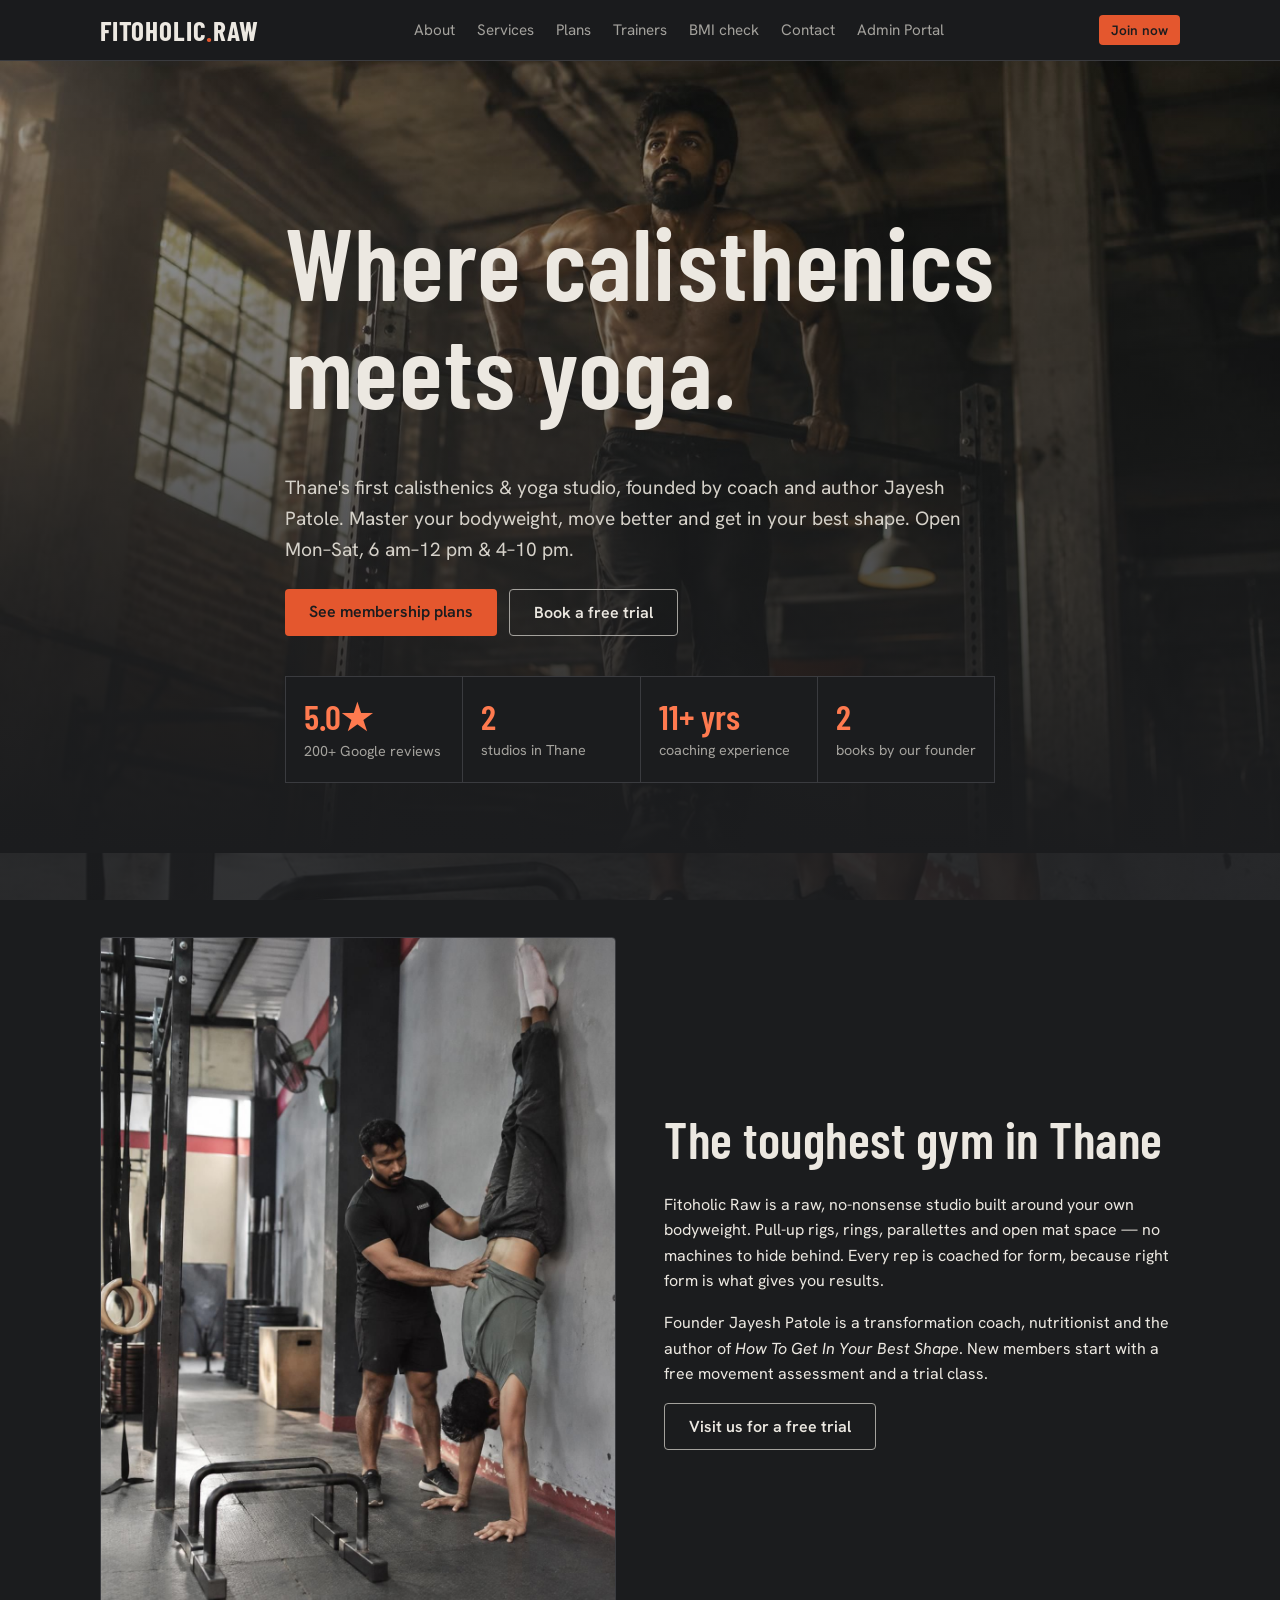
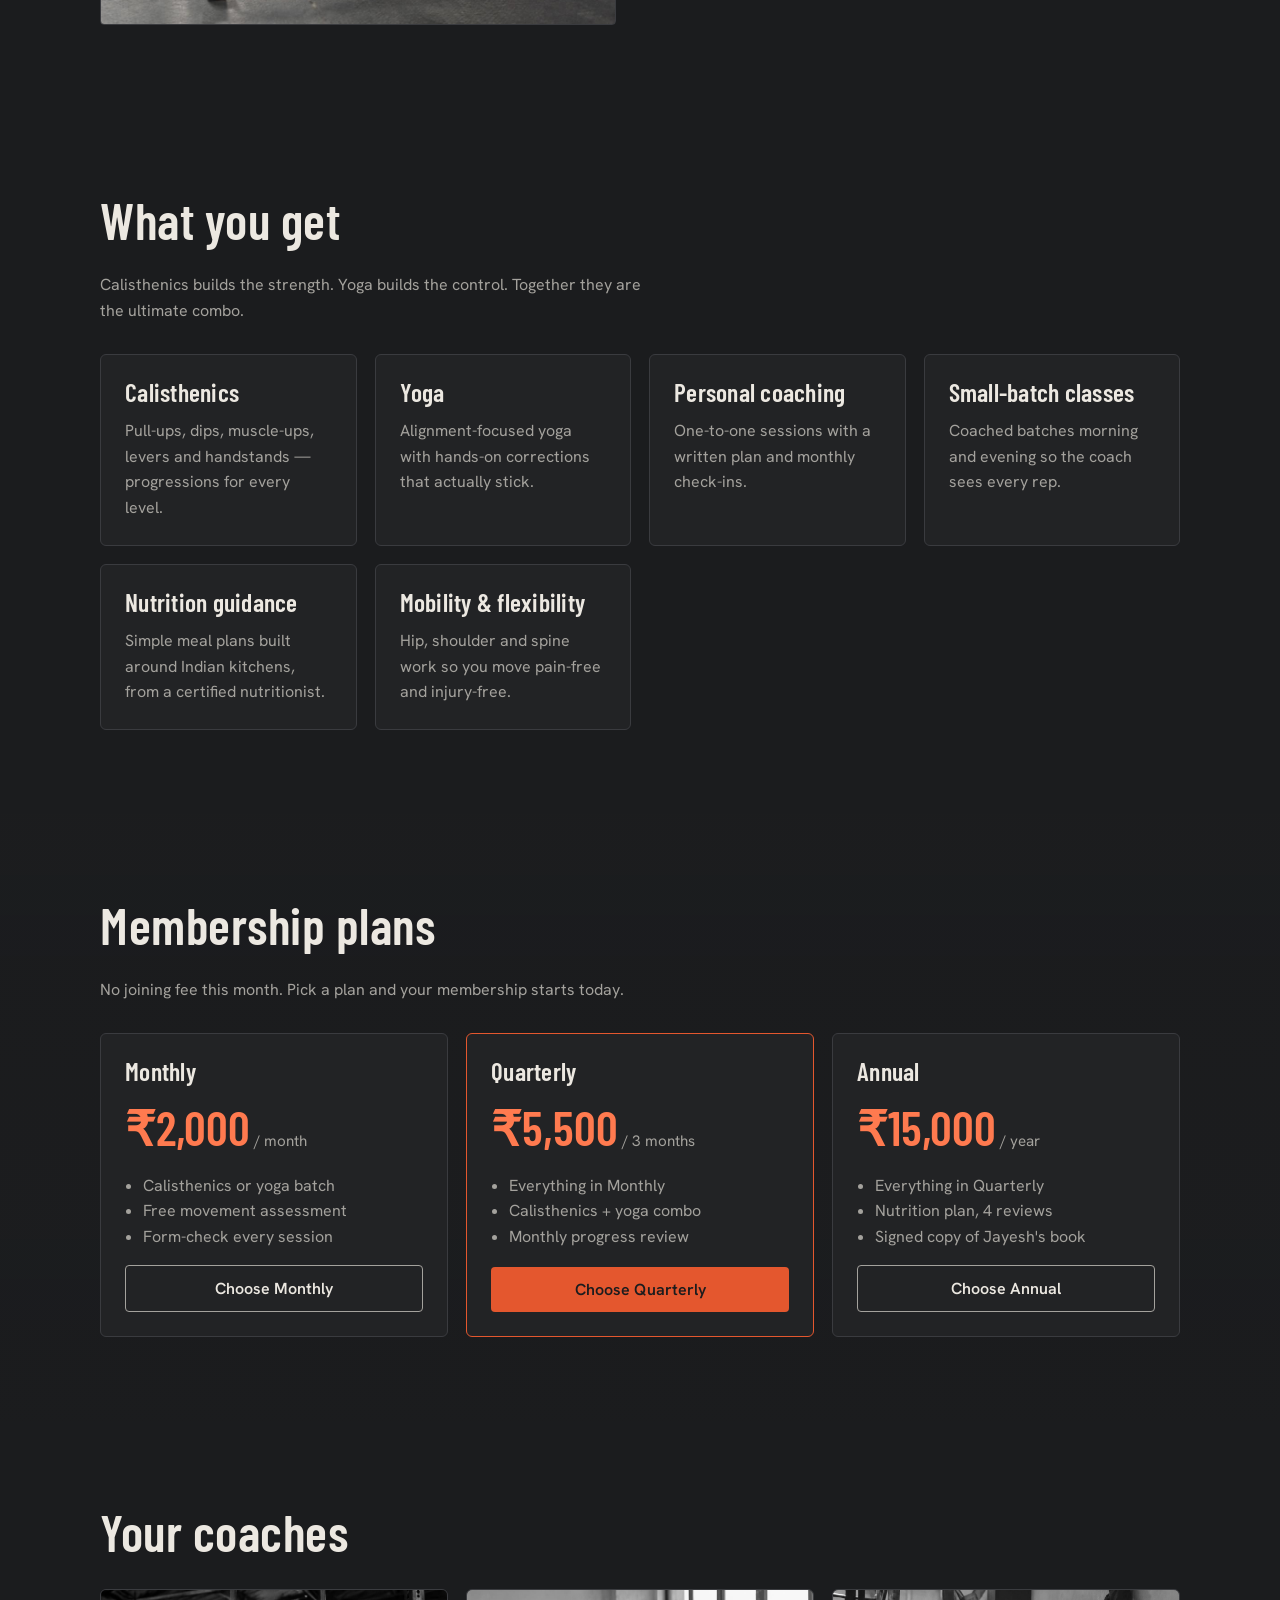
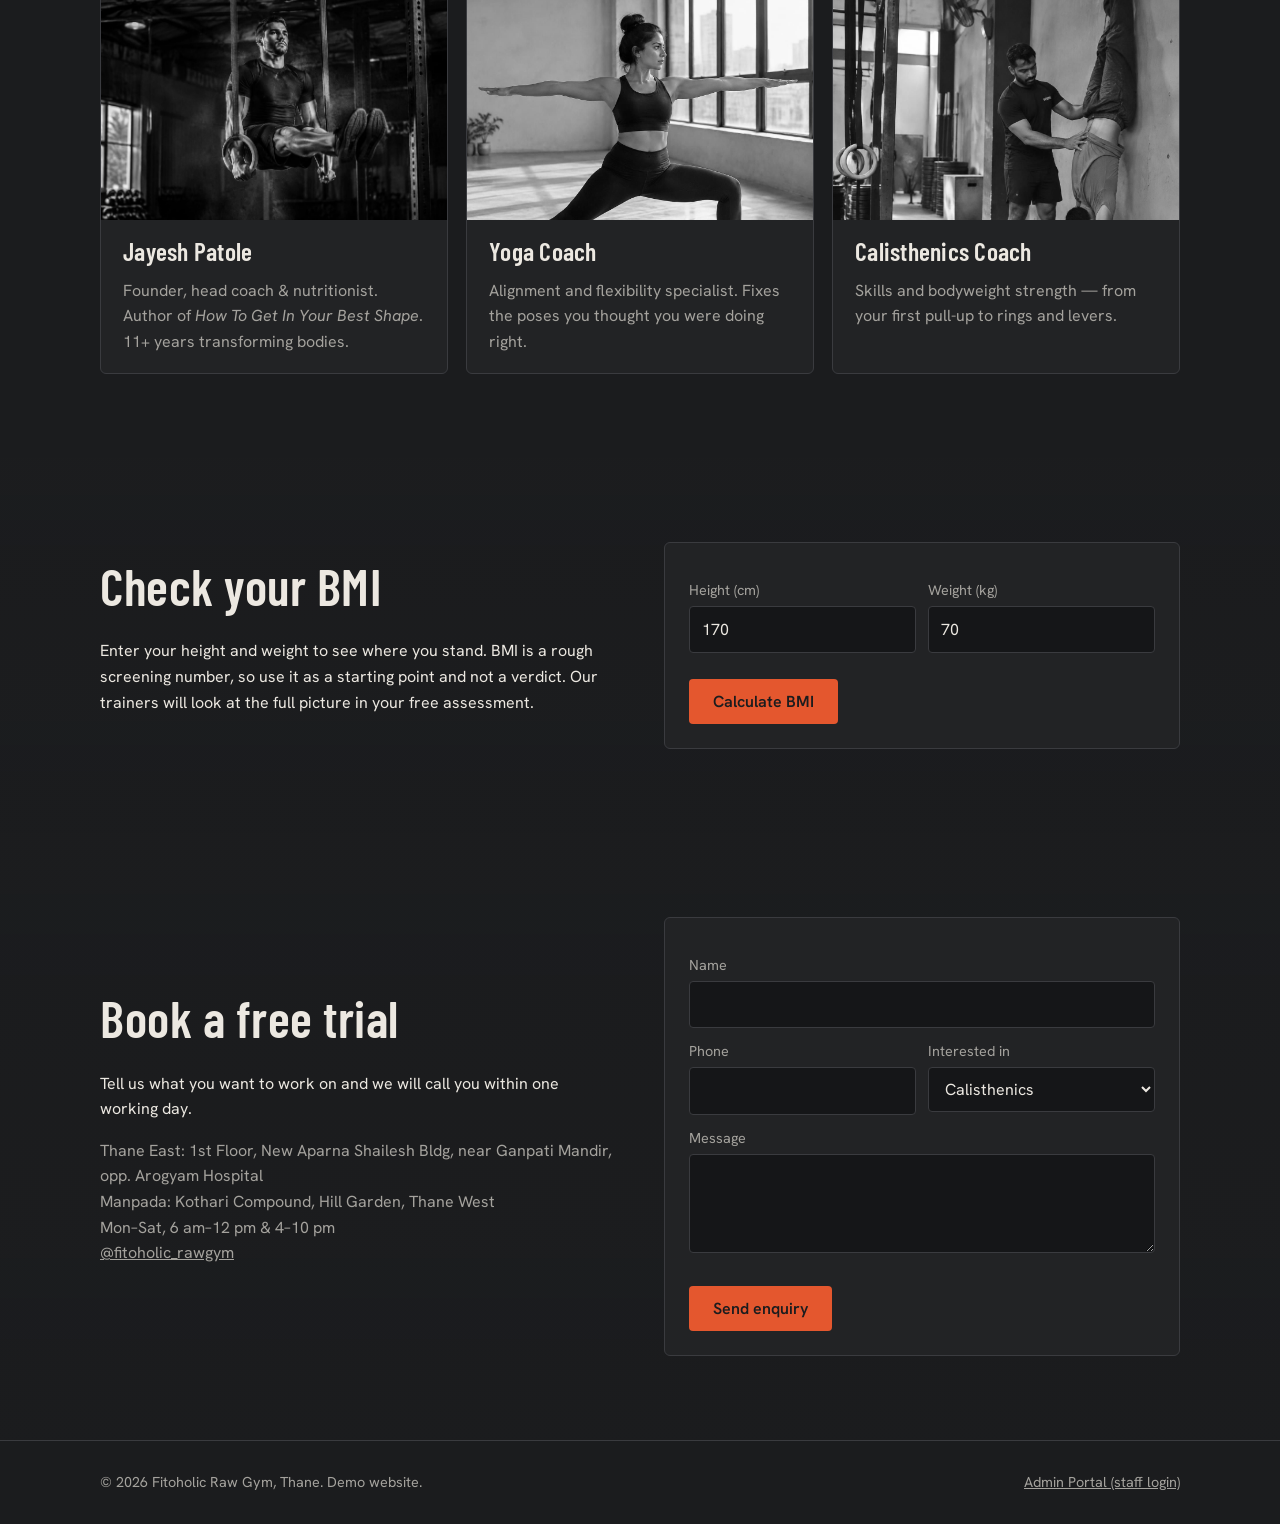
<file: index.html>
<!DOCTYPE html><html lang="en"><head><meta charset="utf-8"><title>Fitoholic Raw Gym | Calisthenics x Yoga in Thane</title>
<meta name="description" content="Fitoholic Raw by Jayesh Patole — Thane's first calisthenics and yoga studio. Bodyweight strength, mobility and coaching.">
<meta name="viewport" content="width=device-width, initial-scale=1, viewport-fit=cover">
<link href="https://fonts.googleapis.com/css2?family=Barlow+Condensed:wght@500;600;700&family=Hanken+Grotesk:wght@400;500;600&display=swap" rel="stylesheet">
<link rel="stylesheet" href="style.css"></head><body>
<div id="site">
<nav><div class="wrap"><a class="logo" href="#top">FITOHOLIC<b>.</b>RAW</a>
<ul><li><a href="#about">About</a></li><li><a href="#services">Services</a></li><li><a href="#plans">Plans</a></li><li><a href="#trainers">Trainers</a></li><li><a href="#bmi">BMI check</a></li><li><a href="#contact">Contact</a></li><li><a href="admin.html">Admin Portal</a></li></ul>
<a class="btn sm" href="#plans">Join now</a></div></nav>

<header class="hero" id="top"><div class="wrap">
<h1>Where calisthenics<br>meets yoga.</h1>
<p>Thane's first calisthenics &amp; yoga studio, founded by coach and author Jayesh Patole. Master your bodyweight, move better and get in your best shape. Open Mon–Sat, 6 am–12 pm &amp; 4–10 pm.</p>
<div class="row"><a class="btn" href="#plans">See membership plans</a><a class="btn ghost" href="#contact">Book a free trial</a></div>
<div class="stats"><div><b>5.0★</b><span>200+ Google reviews</span></div><div><b>2</b><span>studios in Thane</span></div><div><b>11+ yrs</b><span>coaching experience</span></div><div><b>2</b><span>books by our founder</span></div></div>
</div></header>

<section id="about" class="bg" style="--b:var(--i1)"><div class="wrap split">
<div class="photo" style="--p:var(--i1)"></div>
<div><h2>The toughest gym in Thane</h2>
<p>Fitoholic Raw is a raw, no-nonsense studio built around your own bodyweight. Pull-up rigs, rings, parallettes and open mat space — no machines to hide behind. Every rep is coached for form, because right form is what gives you results.</p>
<p>Founder Jayesh Patole is a transformation coach, nutritionist and the author of <i>How To Get In Your Best Shape</i>. New members start with a free movement assessment and a trial class.</p>
<a class="btn ghost" href="#contact">Visit us for a free trial</a></div></div></section>

<section id="services" class="bg" style="--b:var(--i4)"><div class="wrap"><h2>What you get</h2>
<p style="color:var(--mute)">Calisthenics builds the strength. Yoga builds the control. Together they are the ultimate combo.</p>
<div class="grid">
<div class="card"><h3>Calisthenics</h3><p>Pull-ups, dips, muscle-ups, levers and handstands — progressions for every level.</p></div>
<div class="card"><h3>Yoga</h3><p>Alignment-focused yoga with hands-on corrections that actually stick.</p></div>
<div class="card"><h3>Personal coaching</h3><p>One-to-one sessions with a written plan and monthly check-ins.</p></div>
<div class="card"><h3>Small-batch classes</h3><p>Coached batches morning and evening so the coach sees every rep.</p></div>
<div class="card"><h3>Nutrition guidance</h3><p>Simple meal plans built around Indian kitchens, from a certified nutritionist.</p></div>
<div class="card"><h3>Mobility &amp; flexibility</h3><p>Hip, shoulder and spine work so you move pain-free and injury-free.</p></div></div></div></section>

<section id="plans" class="bg" style="--b:var(--i2)"><div class="wrap"><h2>Membership plans</h2>
<p style="color:var(--mute)">No joining fee this month. Pick a plan and your membership starts today.</p>
<div class="grid">
<div class="card plan"><h3>Monthly</h3><div class="pr">₹2,000<small> / month</small></div><ul><li>Calisthenics or yoga batch</li><li>Free movement assessment</li><li>Form-check every session</li></ul><button class="btn ghost" data-plan="Monthly">Choose Monthly</button></div>
<div class="card plan best"><h3>Quarterly</h3><div class="pr">₹5,500<small> / 3 months</small></div><ul><li>Everything in Monthly</li><li>Calisthenics + yoga combo</li><li>Monthly progress review</li></ul><button class="btn" data-plan="Quarterly">Choose Quarterly</button></div>
<div class="card plan"><h3>Annual</h3><div class="pr">₹15,000<small> / year</small></div><ul><li>Everything in Quarterly</li><li>Nutrition plan, 4 reviews</li><li>Signed copy of Jayesh's book</li></ul><button class="btn ghost" data-plan="Annual">Choose Annual</button></div></div></div></section>

<section id="trainers" class="bg" style="--b:var(--i3)"><div class="wrap"><h2>Your coaches</h2>
<div class="grid">
<div class="card tr"><div class="ph" style="--p:var(--i3)"></div><div class="t"><h3>Jayesh Patole</h3><p>Founder, head coach &amp; nutritionist. Author of <i>How To Get In Your Best Shape</i>. 11+ years transforming bodies.</p></div></div>
<div class="card tr"><div class="ph c" style="--p:var(--i2)"></div><div class="t"><h3>Yoga Coach</h3><p>Alignment and flexibility specialist. Fixes the poses you thought you were doing right.</p></div></div>
<div class="card tr"><div class="ph c" style="--p:var(--i1)"></div><div class="t"><h3>Calisthenics Coach</h3><p>Skills and bodyweight strength — from your first pull-up to rings and levers.</p></div></div></div></div></section>

<section id="bmi" class="bg" style="--b:var(--i4)"><div class="wrap split"><div><h2>Check your BMI</h2>
<p>Enter your height and weight to see where you stand. BMI is a rough screening number, so use it as a starting point and not a verdict. Our trainers will look at the full picture in your free assessment.</p></div>
<div class="card"><form id="bmiF"><div class="two"><div><label for="h">Height (cm)</label><input id="h" type="number" min="100" max="230" value="170" required></div><div><label for="w">Weight (kg)</label><input id="w" type="number" min="25" max="250" value="70" required></div></div><br><button class="btn" type="submit">Calculate BMI</button></form>
<div id="bmiR" style="display:none;margin-top:18px"><div class="big" id="bv"></div><div id="bc" style="font-weight:600"></div><div class="bar"><i id="bm"></i></div><p id="bt" style="color:var(--mute);margin:10px 0 0"></p></div></div></div></section>

<section id="contact" class="bg" style="--b:var(--i1)"><div class="wrap split"><div><h2>Book a free trial</h2><p>Tell us what you want to work on and we will call you within one working day.</p><p style="color:var(--mute)">Thane East: 1st Floor, New Aparna Shailesh Bldg, near Ganpati Mandir, opp. Arogyam Hospital<br>Manpada: Kothari Compound, Hill Garden, Thane West<br>Mon–Sat, 6 am–12 pm &amp; 4–10 pm<br><a href="https://www.instagram.com/fitoholic_rawgym/" target="_blank" rel="noopener">@fitoholic_rawgym</a></p></div>
<div class="card"><form id="enqF"><label for="en">Name</label><input id="en" required maxlength="60"><div class="two"><div><label for="ep">Phone</label><input id="ep" type="tel" required pattern="[0-9+ ]{8,15}" title="Enter 8 to 15 digits"></div><div><label for="ei">Interested in</label><select id="ei"><option>Calisthenics</option><option>Yoga</option><option>Combo membership</option><option>Personal coaching</option></select></div></div><label for="em">Message</label><textarea id="em" rows="3" maxlength="300"></textarea><br><br><button class="btn" type="submit">Send enquiry</button><div class="msg" id="enqM"></div></form></div></div></section>

<footer><div class="wrap"><span>© 2026 Fitoholic Raw Gym, Thane. Demo website.</span><a href="admin.html">Admin Portal (staff login)</a></div></footer>
</div>

<div class="modal" id="joinM"><div class="box"><h3>Join <span id="jp"></span></h3><form id="joinF"><label for="jn">Full name</label><input id="jn" required maxlength="60"><label for="jph">Phone</label><input id="jph" type="tel" required pattern="[0-9+ ]{8,15}" title="Enter 8 to 15 digits"><label for="jpl">Plan</label><select id="jpl"><option>Monthly</option><option>Quarterly</option><option>Annual</option></select><p id="jtot" style="color:var(--acc2);margin:12px 0 0"></p><br><button class="btn" type="submit">Confirm membership</button> <button class="btn ghost" type="button" data-close>Cancel</button></form>
<div id="jdone" style="display:none"><div class="msg on">Welcome to Fitoholic Raw, <b id="jdn"></b>! Your <span id="jdp"></span> membership is active until <b id="jde"></b>.</div><br><button class="btn" data-close>Close</button></div></div></div>

<div id="admin">
<div id="login" class="modal on" style="position:static;min-height:100vh"><div class="box"><h3>Staff login</h3><form id="logF"><label for="u">Username</label><input id="u" autocomplete="username" required><label for="pw">Password</label><input id="pw" type="password" autocomplete="current-password" required><br><br><button class="btn" type="submit">Log in</button> <a class="btn ghost" href="#top">Back to site</a><div class="msg err" id="logM">Wrong username or password.</div></form><p style="color:var(--mute);font-size:.85rem;margin:16px 0 0">Demo login: <b>admin</b> / <b>raw@2026</b></p></div></div>
<div id="dash" style="display:none"><div class="top"><a class="logo" href="#top">FITOHOLIC<b>.</b>ADMIN</a><div><a class="btn ghost sm" href="#top">View site</a> <button class="btn sm" id="out">Log out</button></div></div>
<div class="wrap" style="padding-top:8px;padding-bottom:50px"><div class="kpi" id="kpi"></div>
<div class="tabs"><button class="on" data-tab="m">Members</button><button data-tab="e">Enquiries</button><span class="sp"></span>
<span id="mTools" style="display:contents"><input id="q" placeholder="Search name or phone"><select id="fs"><option value="">All status</option><option>Active</option><option>Expiring</option><option>Expired</option></select><button class="btn sm" id="addB">Add member</button></span></div>
<div class="tw" id="mT"></div><div class="tw" id="eT" style="display:none"></div></div></div>
<div class="modal" id="addM"><div class="box"><h3>Add member</h3><form id="addF"><label for="an">Full name</label><input id="an" required maxlength="60"><label for="aph">Phone</label><input id="aph" type="tel" required pattern="[0-9+ ]{8,15}"><div class="two"><div><label for="apl">Plan</label><select id="apl"><option>Monthly</option><option>Quarterly</option><option>Annual</option></select></div><div><label for="ad">Joining date</label><input id="ad" type="date" required></div></div><br><button class="btn" type="submit">Save member</button> <button class="btn ghost" type="button" data-close>Cancel</button></form></div></div>
</div>

<script src="script.js"></script></body></html>
</file>
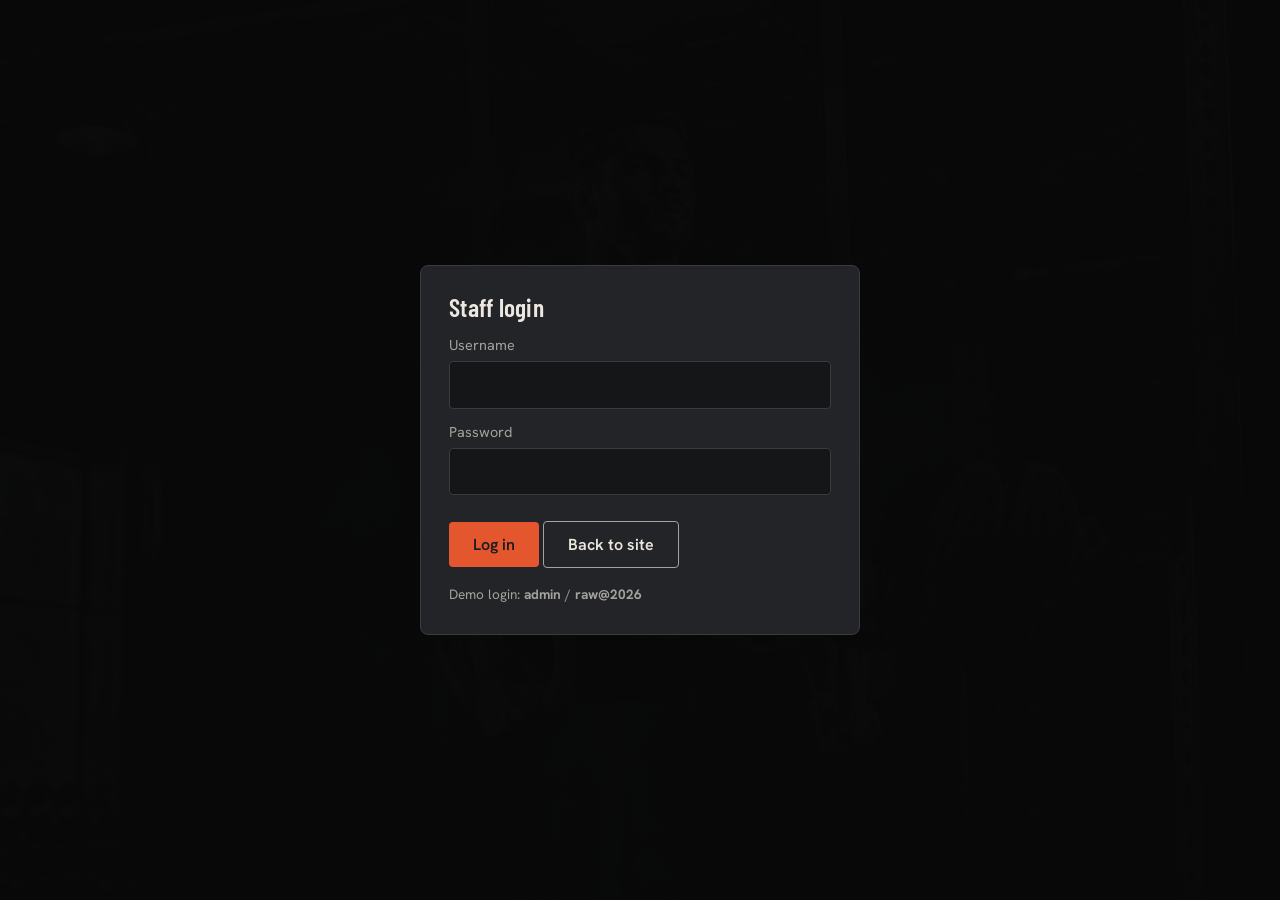
<file: admin.html>
<!DOCTYPE html>
<html lang="en">
<head>
<meta charset="utf-8">
<meta name="viewport" content="width=device-width, initial-scale=1">
<title>Admin Portal — Fitoholic Raw Gym</title>
<meta http-equiv="refresh" content="0; url=index.html#admin">
<link rel="stylesheet" href="style.css">
</head>
<body>
<div class="wrap" style="padding:80px 20px;text-align:center">
  <h1>Opening the staff admin portal…</h1>
  <p>If you are not redirected, <a href="index.html#admin">click here to open the admin portal</a>.</p>
  <p style="color:var(--mute)">Demo login: <b>admin</b> / <b>raw@2026</b></p>
</div>
<script>location.replace('index.html#admin');</script>
</body>
</html>
</file>
<file: style.css>
:root{--bg:#1b1c1e;--bg2:#232427;--line:#3a3b3f;--ink:#ece8e1;--mute:#a4a29d;--acc:#e4572e;--acc2:#ff7a4f;--ok:#7fb08a;--warn:#e0b04f;--bad:#d9705f;
--i1:url("coach.jpg");--i2:url("yoga.jpg");--i3:url("rings.jpg");--i4:url("hero.jpg");
box-sizing:border-box;padding-top:env(safe-area-inset-top,0px);padding-bottom:env(safe-area-inset-bottom,0px)}
*,*:before,*:after{box-sizing:inherit}html{scroll-behavior:smooth;scroll-padding-top:70px}
body{margin:0;background:var(--bg);color:var(--ink);font:16px/1.6 'Hanken Grotesk',system-ui,sans-serif}
h1,h2,h3{font-family:'Barlow Condensed','Arial Narrow',sans-serif;font-weight:600;line-height:1.05;margin:0 0 .5em;letter-spacing:.01em}
h1{font-size:clamp(3rem,9vw,6.4rem)}h2{font-size:clamp(2.1rem,5vw,3.2rem)}h3{font-size:1.6rem}
p{margin:0 0 1em;max-width:62ch}a{color:inherit}
.wrap{max-width:1120px;margin:0 auto;padding:0 20px}
section{padding:84px 0}
.bg{background:linear-gradient(180deg,rgba(27,28,30,.9),rgba(27,28,30,.96)),var(--b) center/cover fixed}
.btn{display:inline-block;background:var(--acc);color:#1b1c1e;border:0;padding:12px 24px;font:600 1rem 'Hanken Grotesk',sans-serif;border-radius:4px;cursor:pointer;text-decoration:none}
.btn:hover{background:var(--acc2)}.btn.ghost{background:none;color:var(--ink);border:1px solid var(--mute)}.btn.ghost:hover{border-color:var(--acc);color:var(--acc2)}
.btn.sm{padding:6px 12px;font-size:.85rem}
:focus-visible{outline:2px solid var(--acc2);outline-offset:2px}
nav{position:sticky;top:0;z-index:20;background:rgba(27,28,30,.92);backdrop-filter:blur(8px);border-bottom:1px solid var(--line)}
nav .wrap{display:flex;align-items:center;justify-content:space-between;height:60px}
.logo{font:700 1.7rem 'Barlow Condensed',sans-serif;text-decoration:none;letter-spacing:.03em}.logo b{color:var(--acc)}
nav ul{display:flex;gap:22px;list-style:none;margin:0;padding:0}nav ul a{text-decoration:none;color:var(--mute);font-size:.95rem}nav ul a:hover{color:var(--ink)}
@media(max-width:760px){nav ul{display:none}}
.hero{min-height:88vh;display:flex;align-items:flex-end;padding:90px 0 70px;background:linear-gradient(180deg,rgba(27,28,30,.35) 0%,rgba(27,28,30,.75) 60%,var(--bg) 100%),var(--i4) center/cover}
.hero p{font-size:1.2rem;color:#d6d2ca}.hero .row{display:flex;gap:12px;flex-wrap:wrap;margin-top:24px}
.stats{display:grid;grid-template-columns:repeat(auto-fit,minmax(150px,1fr));gap:1px;background:var(--line);border:1px solid var(--line);margin-top:40px}
.stats div{background:var(--bg);padding:18px}.stats b{display:block;font:600 2.2rem 'Barlow Condensed',sans-serif;color:var(--acc2)}.stats span{color:var(--mute);font-size:.9rem}
.split{display:grid;grid-template-columns:1fr 1fr;gap:48px;align-items:center}
.photo{aspect-ratio:3/4;background:var(--p) center/cover;border-radius:4px;border:1px solid var(--line)}
@media(max-width:760px){.split{grid-template-columns:1fr}.photo{aspect-ratio:4/3}}
.grid{display:grid;grid-template-columns:repeat(auto-fit,minmax(230px,1fr));gap:18px;margin-top:30px}
.card{background:rgba(35,36,39,.92);border:1px solid var(--line);border-radius:6px;padding:24px}
.card p{color:var(--mute);margin:0}
.plan{display:flex;flex-direction:column}.plan .pr{font:600 3rem 'Barlow Condensed',sans-serif;color:var(--acc2)}.plan .pr small{font:400 .95rem 'Hanken Grotesk';color:var(--mute)}
.plan ul{padding-left:18px;color:var(--mute);flex:1}.plan.best{border-color:var(--acc)}
.tr{padding:0;overflow:hidden}.tr .ph{height:230px;background:var(--p) center/cover;filter:grayscale(1)}.tr div.t{padding:18px 22px}
.tr .ph.c{background-size:cover;background-position:center 30%}
label{display:block;font-size:.9rem;color:var(--mute);margin:12px 0 4px}
input,select,textarea{width:100%;background:#151618;color:var(--ink);border:1px solid var(--line);border-radius:4px;padding:10px 12px;font:inherit}
.two{display:grid;grid-template-columns:1fr 1fr;gap:12px}
.bar{height:10px;border-radius:5px;background:linear-gradient(90deg,#6f9fc0 0 18.5%,var(--ok) 18.5% 40%,var(--warn) 40% 60%,var(--bad) 60%);position:relative;margin:26px 0 8px}
.bar i{position:absolute;top:-6px;width:4px;height:22px;background:#fff;border-radius:2px;left:0;transition:left .5s}
.big{font:600 4rem 'Barlow Condensed',sans-serif;color:var(--acc2);line-height:1}
.modal{position:fixed;inset:0;background:rgba(0,0,0,.7);display:none;align-items:center;justify-content:center;z-index:50;padding:16px}
.modal.on{display:flex}.modal .box{background:var(--bg2);border:1px solid var(--line);border-radius:8px;padding:28px;width:100%;max-width:440px;max-height:92vh;overflow:auto}
.msg{padding:10px 14px;border-radius:4px;margin-top:14px;background:rgba(127,176,138,.15);border:1px solid var(--ok);display:none}.msg.err{background:rgba(217,112,95,.15);border-color:var(--bad)}.msg.on{display:block}
footer{border-top:1px solid var(--line);padding:30px 0;color:var(--mute);font-size:.9rem}footer .wrap{display:flex;justify-content:space-between;flex-wrap:wrap;gap:10px}
/* admin */
#admin{display:none;min-height:100vh;background:linear-gradient(rgba(27,28,30,.94),rgba(27,28,30,.97)),var(--i3) center/cover fixed}
.top{display:flex;justify-content:space-between;align-items:center;padding:14px 20px;border-bottom:1px solid var(--line)}
.kpi{display:grid;grid-template-columns:repeat(auto-fit,minmax(150px,1fr));gap:12px;margin:22px 0}
.kpi div{background:rgba(35,36,39,.95);border:1px solid var(--line);border-radius:6px;padding:14px 16px}.kpi b{display:block;font:600 2rem 'Barlow Condensed';color:var(--acc2)}.kpi span{color:var(--mute);font-size:.85rem}
.tabs{display:flex;gap:6px;margin:8px 0 14px;flex-wrap:wrap;align-items:center}.tabs button{background:none;border:1px solid var(--line);color:var(--mute);padding:8px 16px;border-radius:4px;cursor:pointer;font:inherit}.tabs button.on{background:var(--acc);color:#1b1c1e;border-color:var(--acc)}
.tabs input,.tabs select{width:auto;min-width:150px}.sp{flex:1}
.tw{overflow-x:auto;border:1px solid var(--line);border-radius:6px;background:rgba(35,36,39,.95)}
table{width:100%;border-collapse:collapse;font-size:.92rem;min-width:760px}th,td{text-align:left;padding:11px 14px;border-bottom:1px solid var(--line);vertical-align:top}th{color:var(--mute);font-weight:500;background:#1f2023}
.pill{padding:2px 10px;border-radius:99px;font-size:.8rem;border:1px solid}.Active,.Contacted{color:var(--ok)}.Expiring{color:var(--warn)}.Expired{color:var(--bad)}.New{color:var(--acc2)}
td .btn{margin-right:4px}.empty{padding:28px;text-align:center;color:var(--mute)}
</file>
